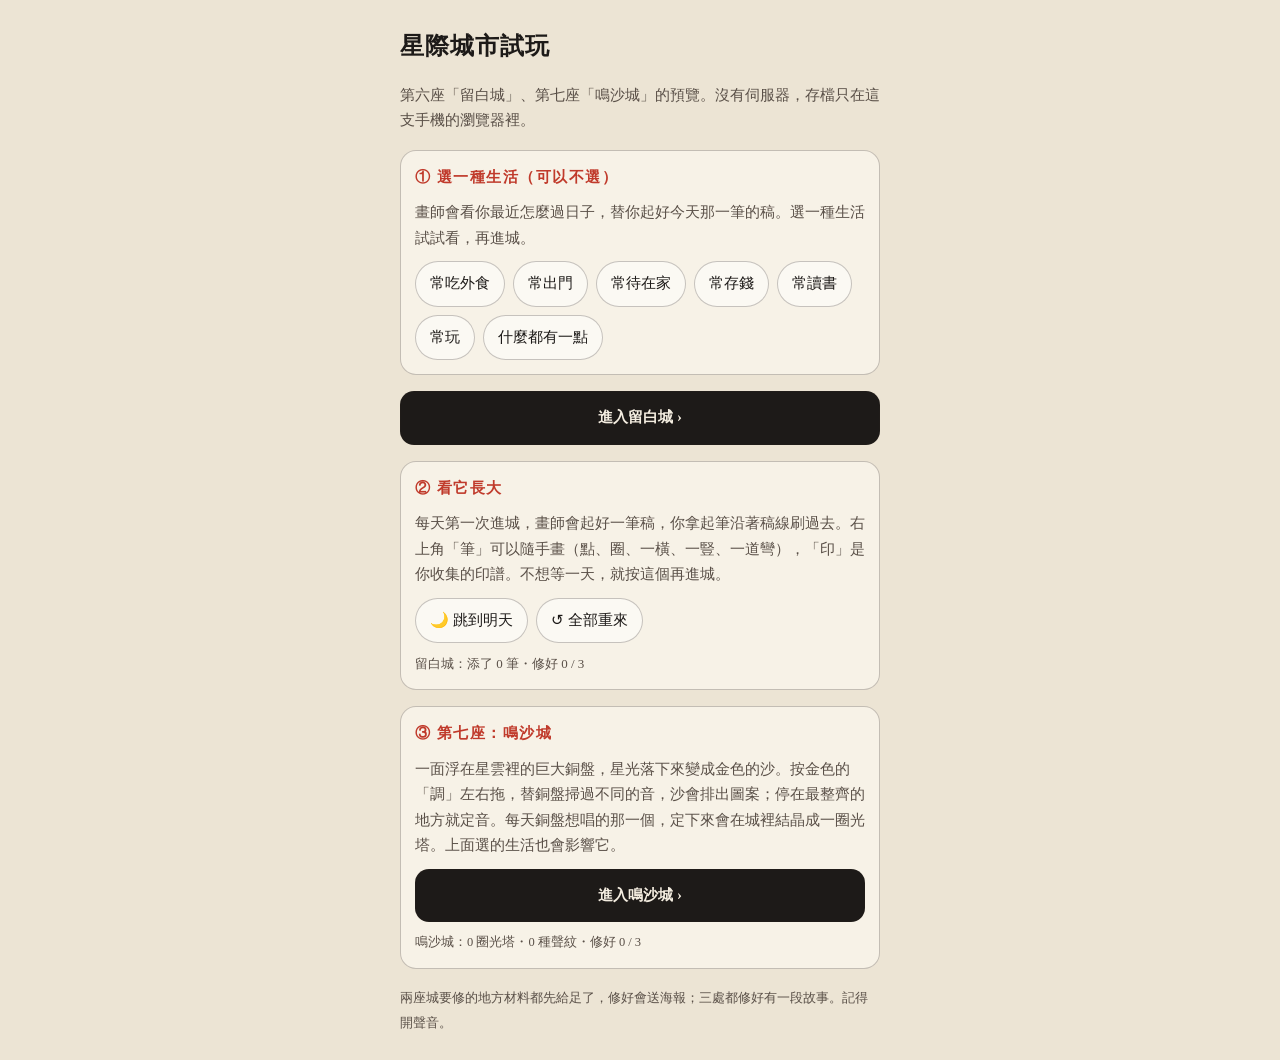
<file: cities/index.html>
<!doctype html>
<html lang="zh-Hant">
<head>
<meta charset="utf-8">
<meta name="viewport" content="width=device-width, initial-scale=1, viewport-fit=cover">
<meta name="theme-color" content="#ece4d4">
<title>星際城市試玩</title>
<style>
  :root { --bg: #ece4d4; --card: rgba(255, 252, 244, .6); --line: rgba(40, 34, 30, .25); --fg: #1d1a18; --mute: #5a5048; --acc: #1d1a18; --seal: #c03a2b; }
  * { box-sizing: border-box; }
  body { margin: 0; min-height: 100vh; background: var(--bg); color: var(--fg); font: 15px/1.7 "Noto Serif TC", "Microsoft JhengHei", serif;
    padding: max(18px, env(safe-area-inset-top)) max(16px, env(safe-area-inset-right)) max(24px, env(safe-area-inset-bottom)) max(16px, env(safe-area-inset-left)); }
  main { max-width: 480px; margin: 0 auto; display: grid; gap: 16px; }
  h1 { margin: 8px 0 0; font-size: 24px; letter-spacing: .04em; }
  p { margin: 0; color: var(--mute); }
  section { background: var(--card); border: 1px solid var(--line); border-radius: 16px; padding: 14px; display: grid; gap: 10px; }
  h2 { margin: 0; font-size: 15px; color: var(--seal); letter-spacing: .1em; }
  .row { display: flex; flex-wrap: wrap; gap: 8px; }
  button, a.go { font: inherit; color: var(--fg); background: rgba(255, 255, 255, .5); border: 1px solid var(--line); border-radius: 999px; padding: 9px 14px; cursor: pointer; text-decoration: none; }
  button.on { background: var(--acc); color: #f4ede0; border-color: var(--acc); }
  a.go { display: block; text-align: center; background: var(--acc); color: #f4ede0; font-weight: 700; padding: 13px; border-radius: 14px; }
  #st { font-size: 13px; }
  small { color: var(--mute); }
</style>
</head>
<body>
<main>
  <h1>星際城市試玩</h1>
  <p>第六座「留白城」、第七座「鳴沙城」的預覽。沒有伺服器，存檔只在這支手機的瀏覽器裡。</p>
  <section>
    <h2>① 選一種生活（可以不選）</h2>
    <p>畫師會看你最近怎麼過日子，替你起好今天那一筆的稿。選一種生活試試看，再進城。</p>
    <div class="row" id="life">
      <button data-k="food">常吃外食</button><button data-k="move">常出門</button><button data-k="home">常待在家</button>
      <button data-k="save">常存錢</button><button data-k="learn">常讀書</button><button data-k="play">常玩</button><button data-k="mix">什麼都有一點</button>
    </div>
  </section>
  <a class="go" href="city6/index.html">進入留白城 ›</a>
  <section>
    <h2>② 看它長大</h2>
    <p>每天第一次進城，畫師會起好一筆稿，你拿起筆沿著稿線刷過去。右上角「筆」可以隨手畫（點、圈、一橫、一豎、一道彎），「印」是你收集的印譜。不想等一天，就按這個再進城。</p>
    <div class="row"><button id="tom">🌙 跳到明天</button><button id="rst">↺ 全部重來</button></div>
    <small id="st"></small>
  </section>
  <section>
    <h2>③ 第七座：鳴沙城</h2>
    <p>一面浮在星雲裡的巨大銅盤，星光落下來變成金色的沙。按金色的「調」左右拖，替銅盤掃過不同的音，沙會排出圖案；停在最整齊的地方就定音。每天銅盤想唱的那一個，定下來會在城裡結晶成一圈光塔。上面選的生活也會影響它。</p>
    <a class="go" href="city7/index.html">進入鳴沙城 ›</a>
    <small id="st7"></small>
  </section>
  <p><small>兩座城要修的地方材料都先給足了，修好會送海報；三處都修好有一段故事。記得開聲音。</small></p>
</main>
<script src="demo.js"></script>
<script>
  const st = document.getElementById("st"), st7 = document.getElementById("st7"), show = () => { const i = StarDemo.info(), j = StarDemo.info("mingsha"); st.textContent = `留白城：添了 ${i.isles} 筆・修好 ${i.fixed} / 3`; st7.textContent = `鳴沙城：${j.isles} 圈光塔・${j.figs} 種聲紋・修好 ${j.fixed} / 3`;
    document.querySelectorAll("#life button").forEach((b) => b.classList.toggle("on", b.dataset.k === i.life)); };
  document.querySelectorAll("#life button").forEach((b) => b.onclick = () => { StarDemo.life(b.dataset.k); show(); });
  document.getElementById("tom").onclick = () => { StarDemo.tomorrow(); st.textContent = "好了，進城就是新的一天。"; setTimeout(show, 1600); };
  document.getElementById("rst").onclick = () => { StarDemo.reset(); show(); };
  show(); addEventListener("pageshow", show);
</script>
</body>
</html>
</file>
